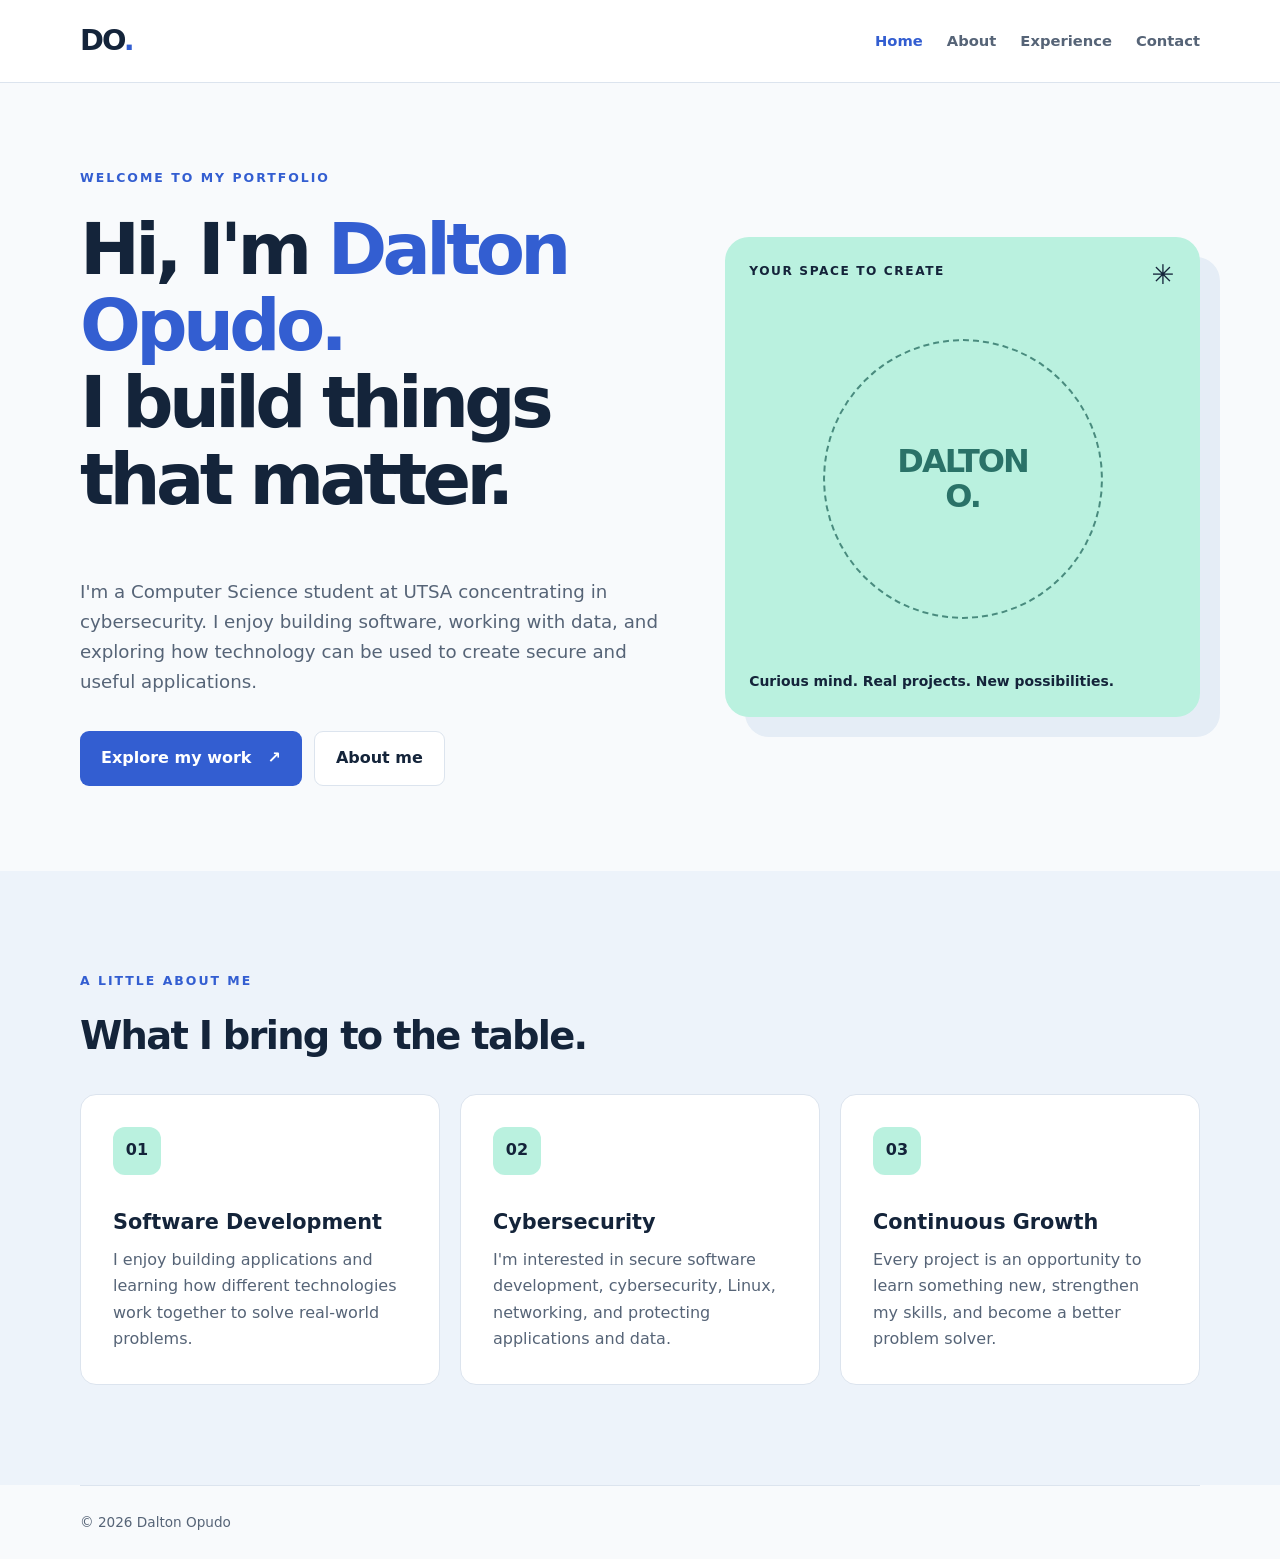
<file: index.html>
<!doctype html>
<html lang="en">
<head>
  <meta charset="UTF-8">
  <meta name="viewport" content="width=device-width, initial-scale=1">

  <title>Index | Dalton Opudo</title>

  <link rel="stylesheet" href="style.css">
</head>

<body>

<header class="site-header">
  <nav class="nav container" aria-label="Main navigation">

    <a class="brand" href="index.html">
      DO<span>.</span>
    </a>

    <div class="nav-links">
      <a href="index.html" aria-current="page">Home</a>
      <a href="about.html">About</a>
      <a href="experience.html">Experience</a>
      <a href="contact.html">Contact</a>
    </div>

  </nav>
</header>


<main>

  <section class="hero container">

    <div class="hero-copy">

      <p class="eyebrow">
        WELCOME TO MY PORTFOLIO
      </p>

      <h1>
        Hi, I'm <em>Dalton Opudo.</em><br>
        I build things that matter.
      </h1>

      <p class="lead">
        I'm a Computer Science student at UTSA concentrating in cybersecurity.
        I enjoy building software, working with data, and exploring how
        technology can be used to create secure and useful applications.
      </p>

      <div class="actions">

        <a class="btn primary" href="experience.html">
          Explore my work
          <span aria-hidden="true">↗</span>
        </a>

        <a class="btn outline" href="about.html">
          About me
        </a>

      </div>

    </div>


    <div class="hero-visual">

      <div class="visual-top">
        YOUR SPACE TO CREATE
        <span>✳</span>
      </div>

      <div class="visual-center">

        <div class="portrait-placeholder">
            <span>
              DALTON<br>
              O.
            </span>
        </div>

      </div>

      <p class="visual-bottom">
        Curious mind. Real projects. New possibilities.
      </p>

    </div>

  </section>


  <section class="section pale">

    <div class="container">


      <p class="eyebrow">
        A LITTLE ABOUT ME
      </p>

      <h2>
        What I bring to the table.
      </h2>

      <div class="card-grid">

        <article class="card">

            <span class="card-icon">
              01
            </span>

          <h3>
            Software Development
          </h3>

          <p>
            I enjoy building applications and learning how different
            technologies work together to solve real-world problems.
          </p>

        </article>


        <article class="card">

            <span class="card-icon">
              02
            </span>

          <h3>
            Cybersecurity
          </h3>

          <p>
            I'm interested in secure software development, cybersecurity,
            Linux, networking, and protecting applications and data.
          </p>

        </article>


        <article class="card">

            <span class="card-icon">
              03
            </span>

          <h3>
            Continuous Growth
          </h3>

          <p>
            Every project is an opportunity to learn something new,
            strengthen my skills, and become a better problem solver.
          </p>

        </article>

      </div>

    </div>

  </section>

</main>


<footer class="site-footer container">

    <span>
      © 2026 Dalton Opudo
    </span>


</footer>

</body>
</html>
</file>
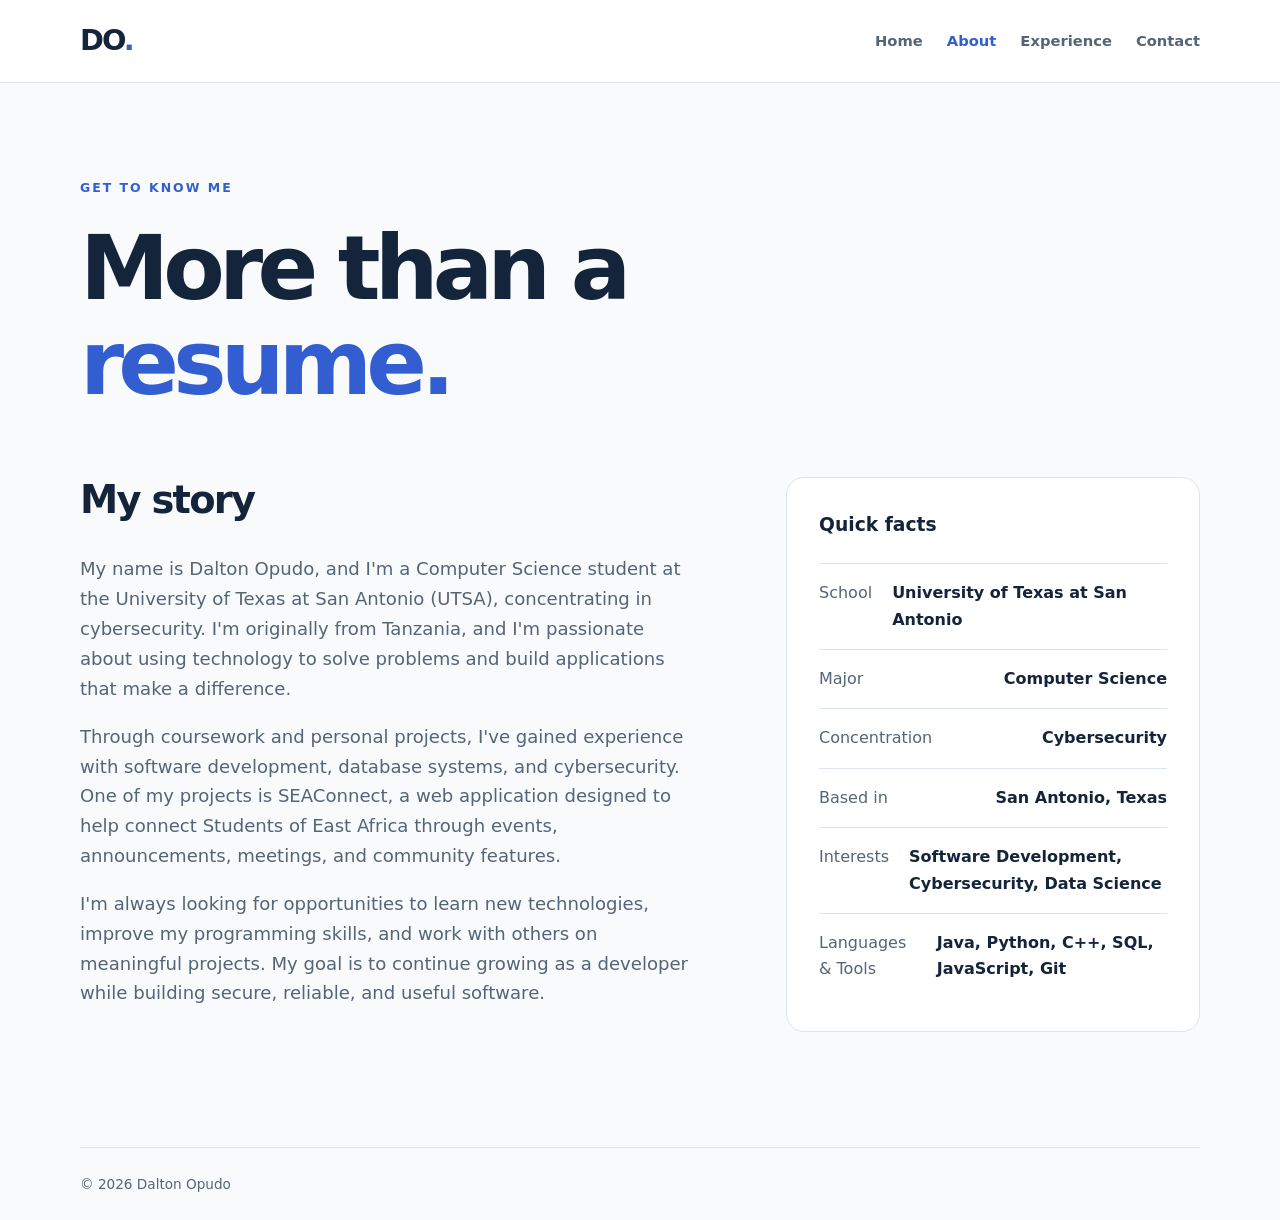
<file: about.html>
<!doctype html>
<html lang="en">

<head>
  <meta charset="UTF-8">
  <meta name="viewport" content="width=device-width, initial-scale=1">

  <title>About | Dalton Opudo</title>

  <link rel="stylesheet" href="style.css">
</head>

<body>

<header class="site-header">
  <nav class="nav container" aria-label="Main navigation">

    <a class="brand" href="index.html">
      DO<span>.</span>
    </a>

    <div class="nav-links">
      <a href="index.html">Home</a>
      <a href="about.html" aria-current="page">About</a>
      <a href="experience.html">Experience</a>
      <a href="contact.html">Contact</a>
    </div>

  </nav>
</header>


<main class="container inner">

  <p class="eyebrow">GET TO KNOW ME</p>

  <h1 class="page-title">
    More than a <em>resume.</em>
  </h1>

  <div class="split">

    <section>

      <h2>My story</h2>

      <p class="body-copy">
        My name is Dalton Opudo, and I'm a Computer Science student
        at the University of Texas at San Antonio (UTSA), concentrating
        in cybersecurity. I'm originally from Tanzania, and I'm
        passionate about using technology to solve problems and
        build applications that make a difference.
      </p>

      <p class="body-copy">
        Through coursework and personal projects, I've gained
        experience with software development, database systems,
        and cybersecurity. One of my projects is SEAConnect,
        a web application designed to help connect Students of
        East Africa through events, announcements, meetings,
        and community features.
      </p>

      <p class="body-copy">
        I'm always looking for opportunities to learn new technologies,
        improve my programming skills, and work with others on
        meaningful projects. My goal is to continue growing as a
        developer while building secure, reliable, and useful software.
      </p>

    </section>


    <aside class="info-panel">

      <h3>Quick facts</h3>

      <div class="fact">
        <span>School</span>
        <strong>University of Texas at San Antonio</strong>
      </div>

      <div class="fact">
        <span>Major</span>
        <strong>Computer Science</strong>
      </div>

      <div class="fact">
        <span>Concentration</span>
        <strong>Cybersecurity</strong>
      </div>

      <div class="fact">
        <span>Based in</span>
        <strong>San Antonio, Texas</strong>
      </div>

      <div class="fact">
        <span>Interests</span>
        <strong>Software Development, Cybersecurity, Data Science</strong>
      </div>

      <div class="fact">
        <span>Languages &amp; Tools</span>
        <strong>Java, Python, C++, SQL, JavaScript, Git</strong>
      </div>

    </aside>

  </div>

</main>


<footer class="site-footer container">

  <span>© 2026 Dalton Opudo</span>


</footer>

</body>

</html>
</file>
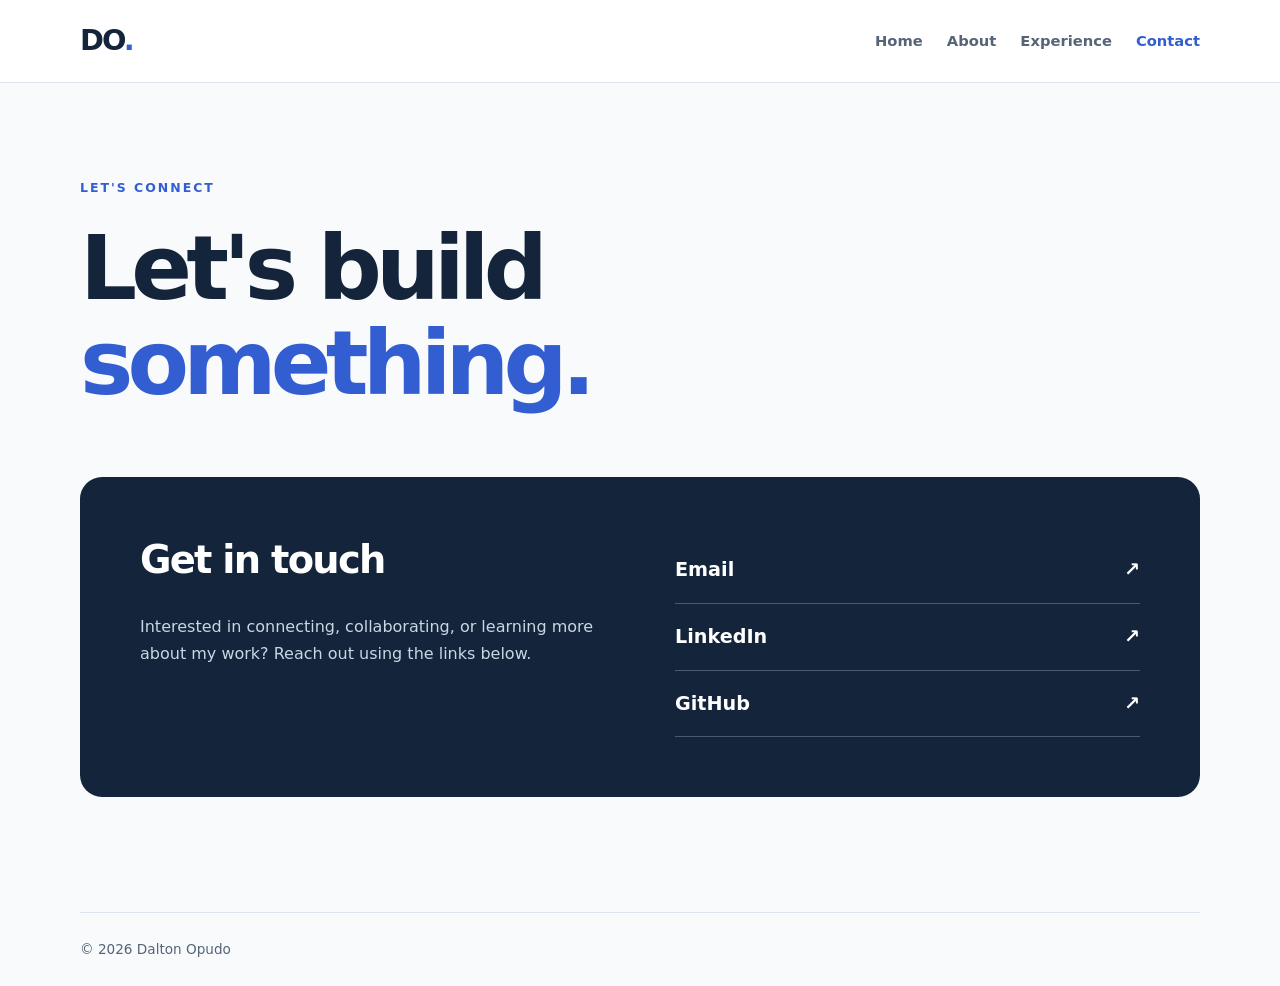
<file: contact.html>
<!doctype html>
<html lang="en">

<head>
  <meta charset="UTF-8">
  <meta name="viewport" content="width=device-width, initial-scale=1">

  <title>Contact | Dalton Opudo</title>

  <link rel="stylesheet" href="style.css">
</head>

<body>

<header class="site-header">
  <nav class="nav container" aria-label="Main navigation">

    <a class="brand" href="index.html">
      DO<span>.</span>
    </a>

    <div class="nav-links">
      <a href="index.html">Home</a>
      <a href="about.html">About</a>
      <a href="experience.html">Experience</a>
      <a href="contact.html" aria-current="page">Contact</a>
    </div>

  </nav>
</header>


<main class="container inner">

  <p class="eyebrow">
    LET'S CONNECT
  </p>

  <h1 class="page-title">
    Let's build <em>something.</em>
  </h1>


  <div class="contact-panel">

    <div>

      <h2>
        Get in touch
      </h2>

      <p>
        Interested in connecting, collaborating, or learning more
        about my work? Reach out using the links below.
      </p>

    </div>


    <div class="contact-links">

      <!-- Replace with your actual email -->
      <a href="mailto:daltonjohncharles@gmail.com">
        Email
        <span>↗</span>
      </a>


      <!-- Replace with your actual LinkedIn profile -->
      <a href="https://www.linkedin.com/in/dalton-opudo/">
              LinkedIn
              <span>↗</span>
          </a>


      <!-- GitHub -->
      <a
              href="https://github.com/daltzboe"
              target="_blank"
              rel="noopener noreferrer"
      >
        GitHub
        <span>↗</span>
      </a>

    </div>

  </div>

</main>


<footer class="site-footer container">

    <span>
      © 2026 Dalton Opudo
    </span>


</footer>

</body>

</html>
</file>
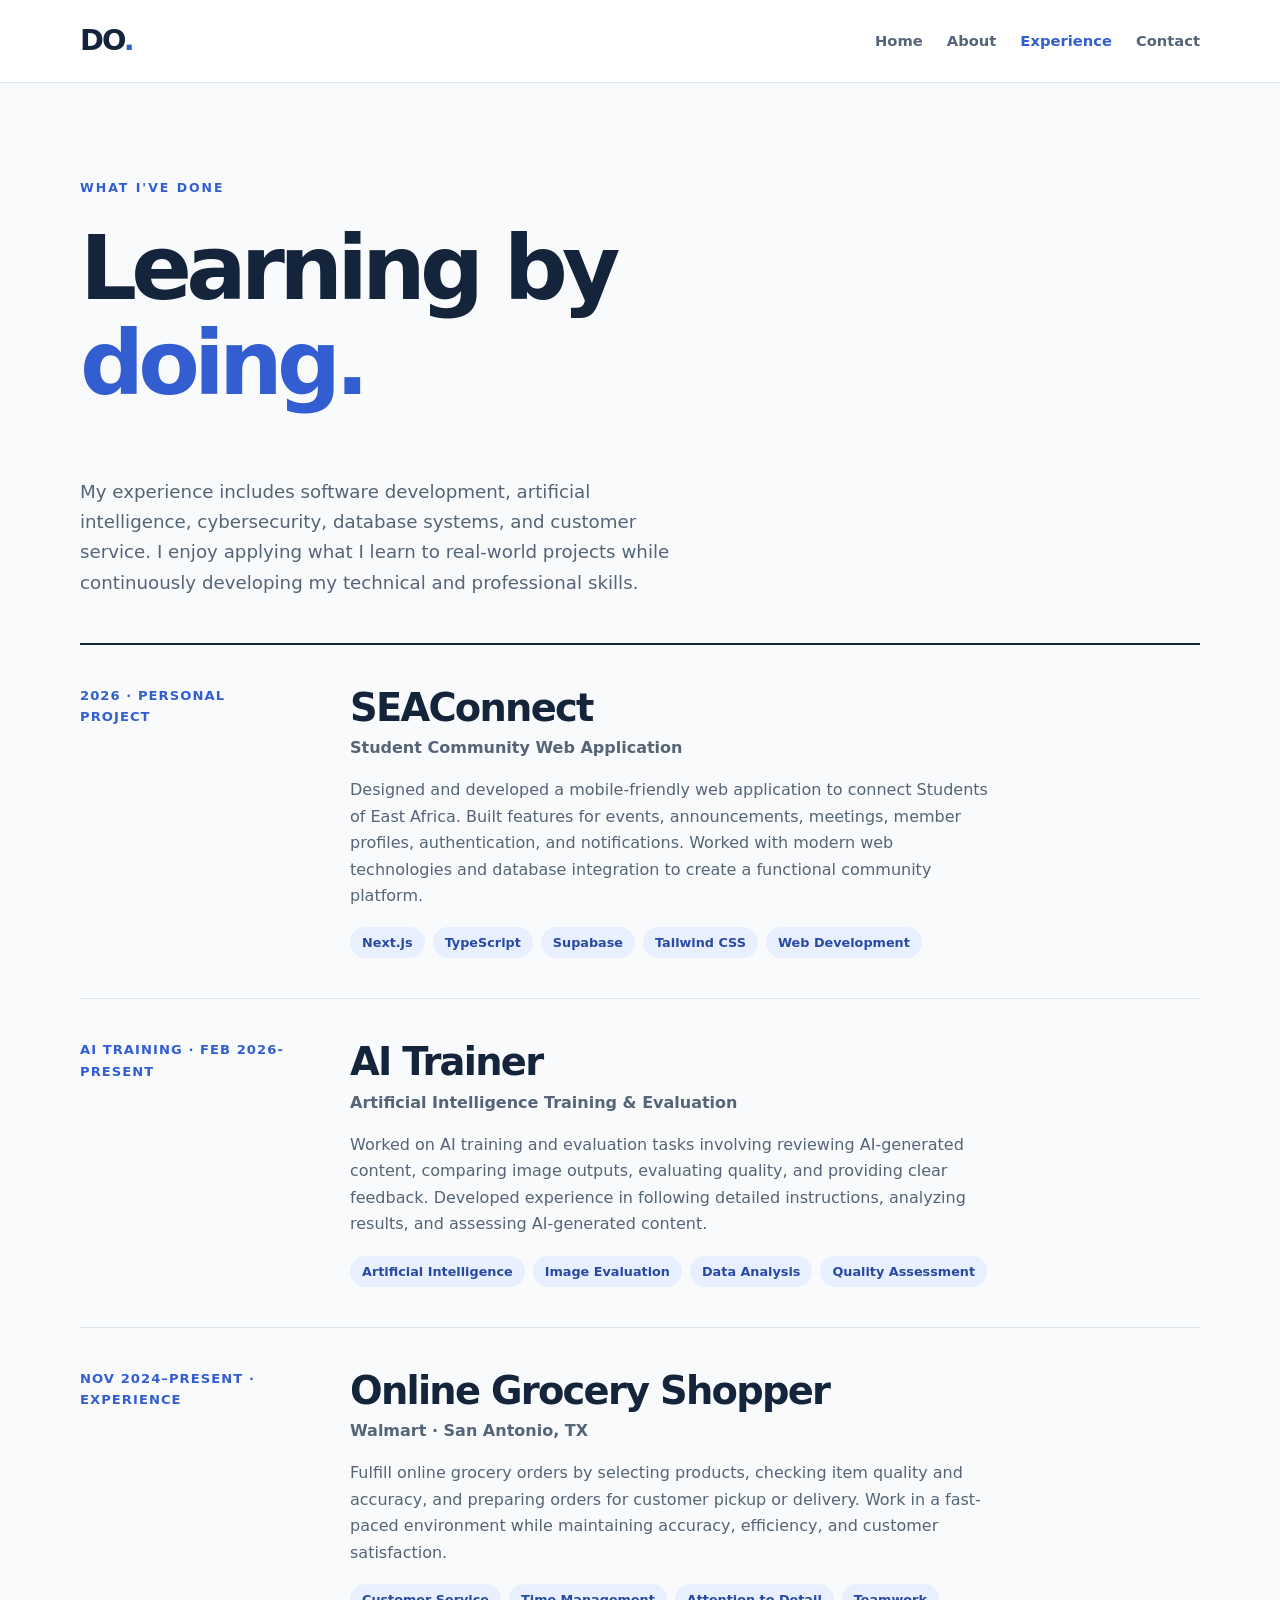
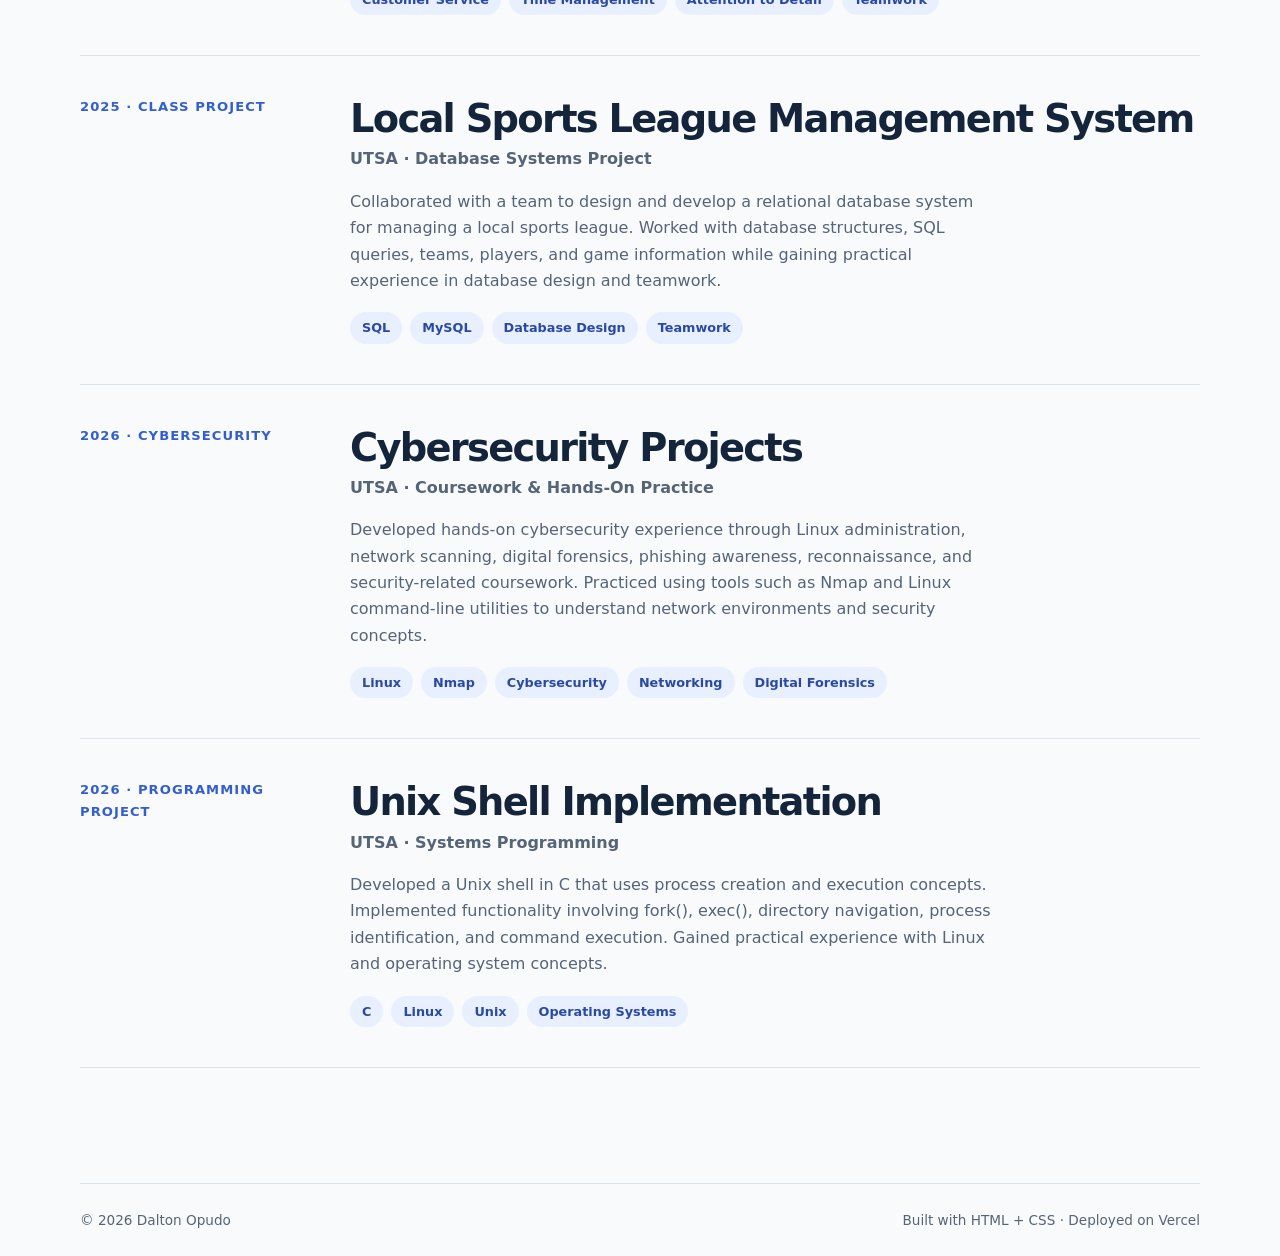
<file: experience.html>
<!doctype html>
<html lang="en">

<head>
  <meta charset="UTF-8">
  <meta name="viewport" content="width=device-width, initial-scale=1">

  <title>Experience | Dalton Opudo</title>

  <link rel="stylesheet" href="style.css">
</head>

<body>

<header class="site-header">
  <nav class="nav container" aria-label="Main navigation">

    <a class="brand" href="index.html">
      DO<span>.</span>
    </a>

    <div class="nav-links">
      <a href="index.html">Home</a>
      <a href="about.html">About</a>
      <a href="experience.html" aria-current="page">Experience</a>
      <a href="contact.html">Contact</a>
    </div>

  </nav>
</header>


<main class="container inner">

  <p class="eyebrow">
    WHAT I'VE DONE
  </p>

  <h1 class="page-title">
    Learning by <em>doing.</em>
  </h1>

  <p class="lead narrow">
    My experience includes software development, artificial intelligence,
    cybersecurity, database systems, and customer service. I enjoy
    applying what I learn to real-world projects while continuously
    developing my technical and professional skills.
  </p>


  <div class="timeline">


    <!-- SEAConnect Project -->

    <article class="entry">

      <div class="entry-meta">
        2026 · PERSONAL PROJECT
      </div>

      <div>

        <h2>SEAConnect</h2>

        <p class="entry-sub">
          Student Community Web Application
        </p>

        <p>
          Designed and developed a mobile-friendly web application
          to connect Students of East Africa. Built features for
          events, announcements, meetings, member profiles,
          authentication, and notifications. Worked with modern
          web technologies and database integration to create
          a functional community platform.
        </p>

        <div class="chips">
          <span>Next.js</span>
          <span>TypeScript</span>
          <span>Supabase</span>
          <span>Tailwind CSS</span>
          <span>Web Development</span>
        </div>

      </div>

    </article>


    <!-- AI Trainer -->

    <article class="entry">

      <div class="entry-meta">
        AI TRAINING · FEB 2026-PRESENT
      </div>

      <div>

        <h2>AI Trainer</h2>

        <p class="entry-sub">
          Artificial Intelligence Training &amp; Evaluation
        </p>

        <p>
          Worked on AI training and evaluation tasks involving
          reviewing AI-generated content, comparing image outputs,
          evaluating quality, and providing clear feedback.
          Developed experience in following detailed instructions,
          analyzing results, and assessing AI-generated content.
        </p>

        <div class="chips">
          <span>Artificial Intelligence</span>
          <span>Image Evaluation</span>
          <span>Data Analysis</span>
          <span>Quality Assessment</span>
        </div>

      </div>

    </article>


    <!-- Walmart Experience -->

    <article class="entry">

      <div class="entry-meta">
        NOV 2024–PRESENT · EXPERIENCE
      </div>

      <div>

        <h2>Online Grocery Shopper</h2>

        <p class="entry-sub">
          Walmart · San Antonio, TX
        </p>

        <p>
          Fulfill online grocery orders by selecting products,
          checking item quality and accuracy, and preparing
          orders for customer pickup or delivery. Work in a
          fast-paced environment while maintaining accuracy,
          efficiency, and customer satisfaction.
        </p>

        <div class="chips">
          <span>Customer Service</span>
          <span>Time Management</span>
          <span>Attention to Detail</span>
          <span>Teamwork</span>
        </div>

      </div>

    </article>


    <!-- Database Project -->

    <article class="entry">

      <div class="entry-meta">
        2025 · CLASS PROJECT
      </div>

      <div>

        <h2>Local Sports League Management System</h2>

        <p class="entry-sub">
          UTSA · Database Systems Project
        </p>

        <p>
          Collaborated with a team to design and develop a
          relational database system for managing a local sports
          league. Worked with database structures, SQL queries,
          teams, players, and game information while gaining
          practical experience in database design and teamwork.
        </p>

        <div class="chips">
          <span>SQL</span>
          <span>MySQL</span>
          <span>Database Design</span>
          <span>Teamwork</span>
        </div>

      </div>

    </article>


    <!-- Cybersecurity Projects -->

    <article class="entry">

      <div class="entry-meta">
        2026 · CYBERSECURITY
      </div>

      <div>

        <h2>Cybersecurity Projects</h2>

        <p class="entry-sub">
          UTSA · Coursework &amp; Hands-On Practice
        </p>

        <p>
          Developed hands-on cybersecurity experience through
          Linux administration, network scanning, digital
          forensics, phishing awareness, reconnaissance, and
          security-related coursework. Practiced using tools
          such as Nmap and Linux command-line utilities to
          understand network environments and security concepts.
        </p>

        <div class="chips">
          <span>Linux</span>
          <span>Nmap</span>
          <span>Cybersecurity</span>
          <span>Networking</span>
          <span>Digital Forensics</span>
        </div>

      </div>

    </article>


    <!-- C Programming Project -->

    <article class="entry">

      <div class="entry-meta">
        2026 · PROGRAMMING PROJECT
      </div>

      <div>

        <h2>Unix Shell Implementation</h2>

        <p class="entry-sub">
          UTSA · Systems Programming
        </p>

        <p>
          Developed a Unix shell in C that uses process creation
          and execution concepts. Implemented functionality
          involving fork(), exec(), directory navigation,
          process identification, and command execution.
          Gained practical experience with Linux and
          operating system concepts.
        </p>

        <div class="chips">
          <span>C</span>
          <span>Linux</span>
          <span>Unix</span>
          <span>Operating Systems</span>
        </div>

      </div>

    </article>


  </div>

</main>


<footer class="site-footer container">

  <span>
    © 2026 Dalton Opudo
  </span>

  <span>
    Built with HTML + CSS · Deployed on Vercel
  </span>

</footer>

</body>

</html>
</file>
<file: style.css>
/* STUDENT STARTER STYLES — optional: change colors below to personalize your site. */
:root { --navy:#14243a; --blue:#335ed1; --mint:#baf1df; --paper:#f8fafc; --muted:#566477; --line:#dce4ee; --white:#fff; }
* { box-sizing:border-box; } html { scroll-behavior:smooth; } body { margin:0; background:var(--paper); color:var(--navy); font-family:Inter,ui-sans-serif,system-ui,-apple-system,"Segoe UI",sans-serif; line-height:1.65; }
a { color:inherit; } .container { width:min(1120px,88%); margin:auto; }
.site-header { background:#fff; border-bottom:1px solid var(--line); } .nav { min-height:82px; display:flex; align-items:center; justify-content:space-between; gap:25px; } .brand { font-size:1.8rem; font-weight:900; letter-spacing:-.07em; text-decoration:none; } .brand span { color:var(--blue); } .nav-links { display:flex; flex-wrap:wrap; gap:24px; } .nav-links a { text-decoration:none; color:var(--muted); font-size:.92rem; font-weight:650; } .nav-links a:hover,.nav-links a[aria-current] { color:var(--blue); }
.eyebrow { font-size:.78rem; letter-spacing:.16em; font-weight:800; color:var(--blue); margin:0 0 22px; } h1,h2,h3,p { margin-top:0; } h1 { letter-spacing:-.065em; line-height:1.07; } h1 em { color:var(--blue); font-style:normal; } h2 { font-size:clamp(1.8rem,3vw,2.6rem); line-height:1.18; letter-spacing:-.045em; } .lead { color:var(--muted); font-size:1.14rem; max-width:610px; } .narrow { margin-bottom:45px; }
.hero { min-height:680px; display:grid; grid-template-columns:1.1fr .9fr; align-items:center; gap:65px; padding-block:85px; } .hero h1 { font-size:clamp(3.1rem,5.6vw,5.3rem); } .hero .lead { margin:28px 0 34px; } .actions { display:flex; gap:12px; flex-wrap:wrap; } .btn { display:inline-flex; align-items:center; gap:16px; padding:13px 21px; text-decoration:none; border-radius:9px; font-weight:750; } .primary { background:var(--blue); color:white; } .outline { border:1px solid var(--line); background:white; }
.hero-visual { min-height:480px; background:var(--mint); border-radius:24px; padding:24px; display:flex; flex-direction:column; justify-content:space-between; box-shadow:20px 20px 0 #e5edf6; } .visual-top { font-size:.76rem; font-weight:850; letter-spacing:.13em; display:flex; justify-content:space-between; } .visual-top span { font-size:1.7rem; line-height:1; } .visual-center { display:grid; place-items:center; } .portrait-placeholder { width:min(78%,280px); aspect-ratio:1; border:2px dashed #498b7e; border-radius:50%; display:grid; place-items:center; text-align:center; font-size:2rem; font-weight:900; line-height:1.1; color:#2a7268; letter-spacing:-.06em; } .visual-bottom { margin:0; font-size:.87rem; font-weight:650; }
.section { padding:100px 0; } .pale { background:#edf3fa; } .card-grid { display:grid; grid-template-columns:repeat(3,1fr); gap:20px; margin-top:35px; } .card { background:white; border:1px solid var(--line); padding:32px; border-radius:16px; } .card-icon { display:inline-grid; place-items:center; background:var(--mint); width:48px; height:48px; border-radius:12px; font-weight:850; margin-bottom:30px; } .card h3 { font-size:1.3rem; margin-bottom:8px; } .card p { color:var(--muted); margin:0; }
.inner { min-height:calc(100vh - 165px); padding-block:95px 115px; } .page-title { font-size:clamp(3.3rem,7vw,6rem); max-width:800px; margin-bottom:65px; } .split { display:grid; grid-template-columns:1.2fr .8fr; gap:85px; } .body-copy { font-size:1.13rem; color:var(--muted); max-width:650px; } .info-panel { background:white; border:1px solid var(--line); border-radius:18px; padding:32px; } .info-panel h3 { margin-bottom:22px; } .fact { display:flex; justify-content:space-between; gap:20px; border-top:1px solid var(--line); padding:16px 0; } .fact span { color:var(--muted); }
.timeline { border-top:2px solid var(--navy); } .entry { display:grid; grid-template-columns:220px 1fr; gap:50px; border-bottom:1px solid var(--line); padding:40px 0; } .entry-meta { color:var(--blue); font-size:.82rem; letter-spacing:.08em; font-weight:800; } .entry h2 { margin-bottom:5px; } .entry p { max-width:650px; color:var(--muted); } .entry-sub { font-weight:750; } .chips { display:flex; flex-wrap:wrap; gap:8px; margin-top:18px; } .chips span { background:#e8efff; color:#2949a5; padding:5px 12px; border-radius:50px; font-size:.8rem; font-weight:750; }
.contact-panel { display:grid; grid-template-columns:1fr 1fr; gap:70px; background:var(--navy); color:white; padding:60px; border-radius:22px; } .contact-panel p { color:#c9d6e4; } .contact-links { display:flex; flex-direction:column; } .contact-links a { display:flex; justify-content:space-between; text-decoration:none; font-size:1.2rem; font-weight:750; padding:17px 0; border-bottom:1px solid #4a5b70; } .contact-links a:hover { color:var(--mint); }
.site-footer { display:flex; justify-content:space-between; flex-wrap:wrap; gap:15px; border-top:1px solid var(--line); padding-block:25px; color:var(--muted); font-size:.85rem; }
@media(max-width:800px) { .hero,.split,.contact-panel { grid-template-columns:1fr; gap:35px; } .hero { padding-block:60px; } .hero-visual { min-height:390px; } .card-grid { grid-template-columns:1fr; } .entry { grid-template-columns:1fr; gap:8px; } .contact-panel { padding:32px; } }
@media(max-width:520px) { .nav { flex-direction:column; align-items:flex-start; padding-block:18px; } .nav-links { gap:14px; } .nav-links a { font-size:.83rem; } .inner { padding-block:65px; } .page-title { margin-bottom:38px; } .hero h1 { font-size:3.2rem; } }
</file>
